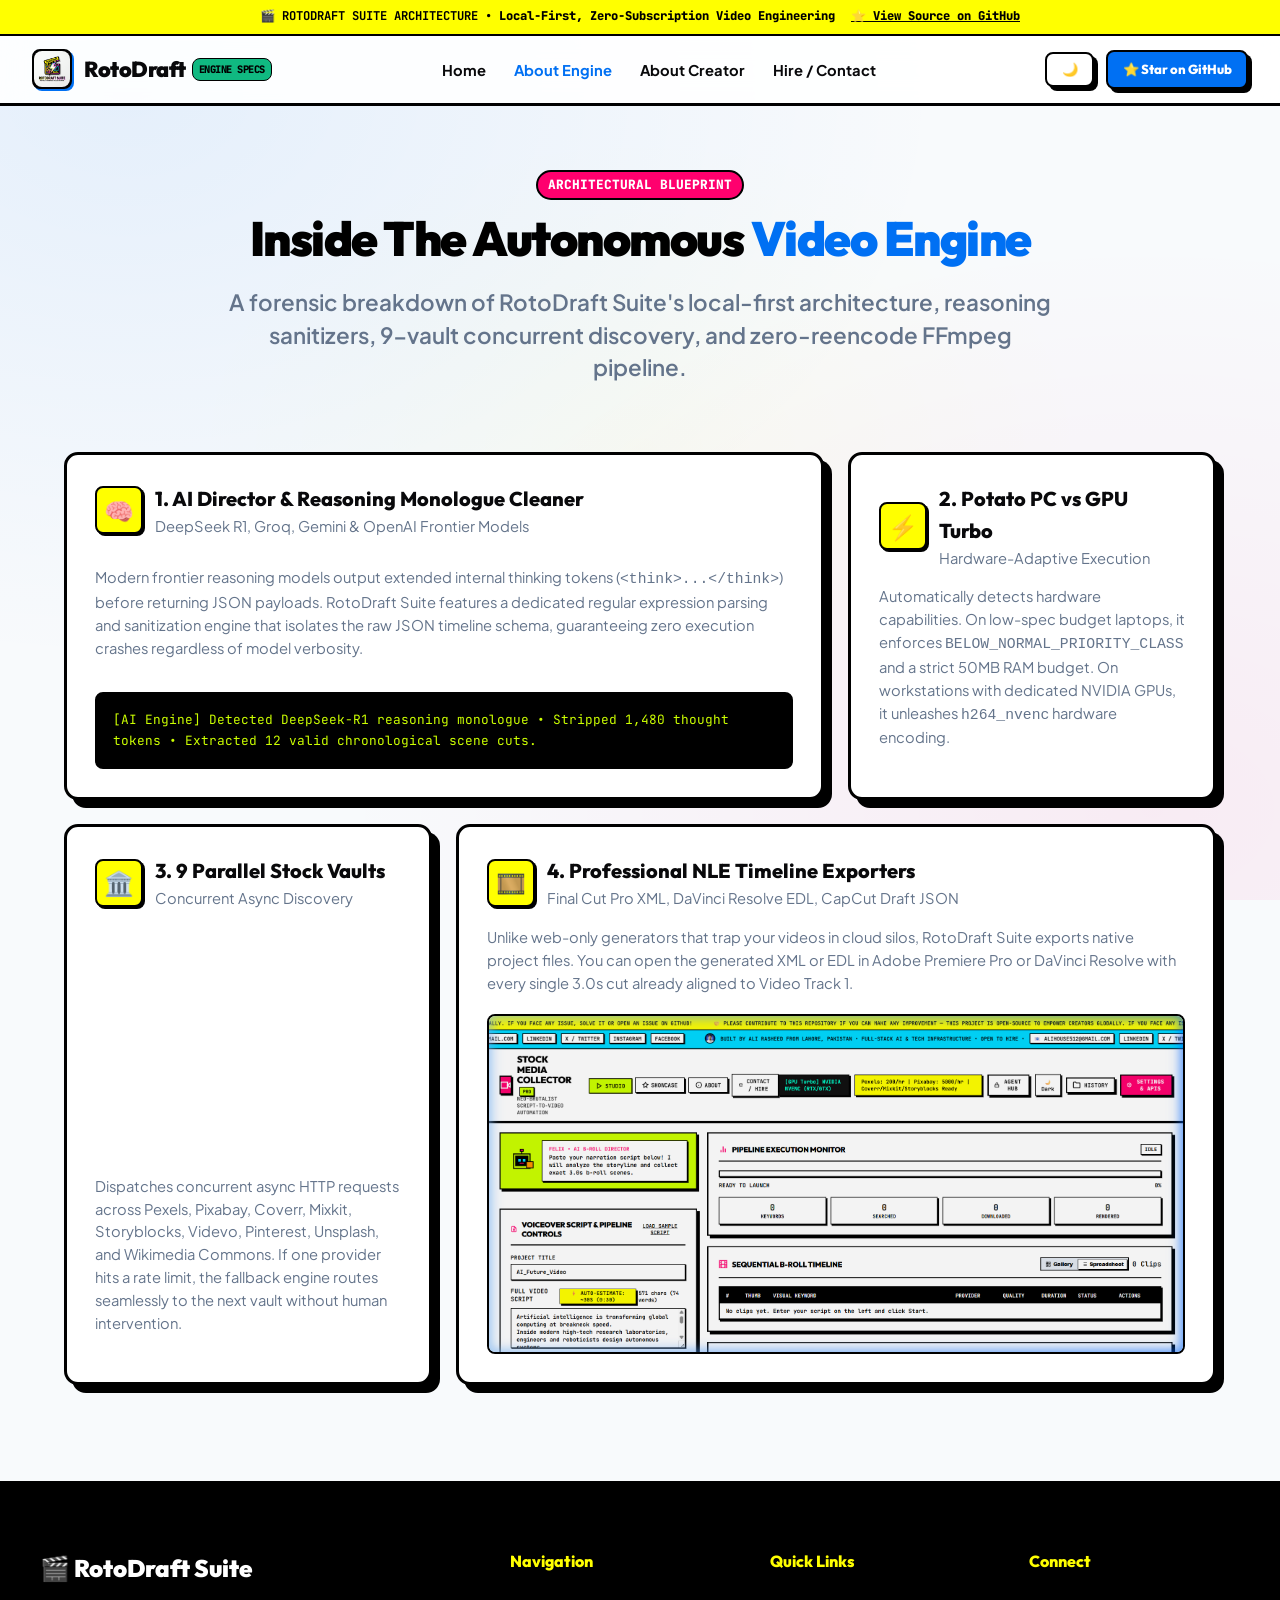
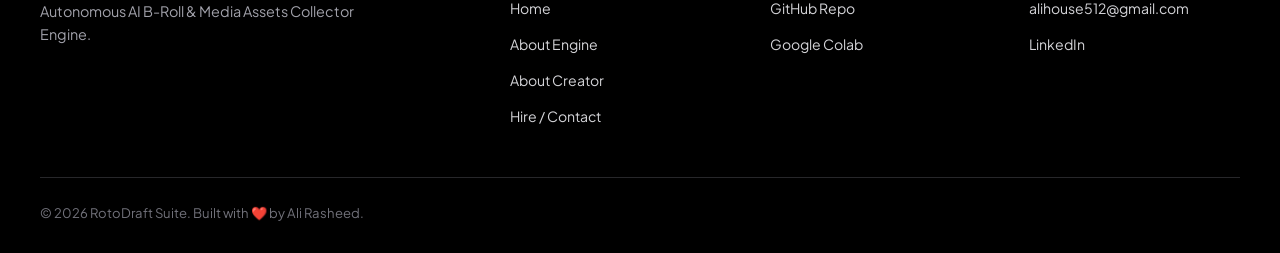
<file: website for roto draft/about.html>
<!DOCTYPE html>
<html lang="en">
<head>
  <!-- Google tag (gtag.js) -->
  <script async src="https://www.googletagmanager.com/gtag/js?id=G-JQB04VXVC6"></script>
  <script>
    window.dataLayer = window.dataLayer || [];
    function gtag(){dataLayer.push(arguments);}
    gtag('js', new Date());
    gtag('config', 'G-JQB04VXVC6');
  </script>
  <meta name="google-site-verification" content="znrDjHJcinsImMF_niEQPEWvpJos0KNfvj__qr5r0c0" />
  <meta charset="UTF-8">
  <meta name="viewport" content="width=device-width, initial-scale=1.0">
  <title>Architecture & Technical Blueprint — RotoDraft Suite</title>
  <meta name="description" content="Technical architecture and engineering deep dive into the RotoDraft Suite autonomous AI B-Roll and media collector engine.">
    <!-- SEO & Search Console Meta Tags -->
  <link rel="canonical" href="https://rotodraft-suite.netlify.app/about.html">
  <meta name="robots" content="index, follow, max-snippet:-1, max-image-preview:large, max-video-preview:-1">
  <meta name="author" content="Ali Rasheed">
  <meta name="keywords" content="RotoDraft, InVideo alternative, Pictory alternative, free AI B-roll, video asset collector, automatic stock footage, local FFmpeg video generator, Premiere Pro XML export, DaVinci Resolve EDL, CapCut Draft JSON, open source AI video">

  <!-- Open Graph / Facebook -->
  <meta property="og:type" content="website">
  <meta property="og:url" content="https://rotodraft-suite.netlify.app/about.html">
  <meta property="og:title" content="Architecture & Technical Blueprint — RotoDraft Suite">
  <meta property="og:description" content="Deep dive into RotoDraft Suite's local-first architecture, DeepSeek reasoning cleaners, 9-vault concurrent discovery, and zero-reencode FFmpeg pipeline.">
  <meta property="og:image" content="https://rotodraft-suite.netlify.app/assets/dashboard_main.png">
  <meta property="og:image:alt" content="RotoDraft Suite Web Studio Dashboard">

  <!-- Twitter / X -->
  <meta name="twitter:card" content="summary_large_image">
  <meta name="twitter:creator" content="@AliRasheedBti">
  <meta name="twitter:title" content="Architecture & Technical Blueprint — RotoDraft Suite">
  <meta name="twitter:description" content="Deep dive into RotoDraft Suite's local-first architecture, DeepSeek reasoning cleaners, 9-vault concurrent discovery, and zero-reencode FFmpeg pipeline.">
  <meta name="twitter:image" content="https://rotodraft-suite.netlify.app/assets/dashboard_main.png">

  <!-- Schema.org JSON-LD Structured Data -->
  <script type="application/ld+json">
  {
    "@context": "https://schema.org",
    "@type": "TechArticle",
    "name": "Architecture & Technical Blueprint — RotoDraft Suite",
    "description": "Deep dive into RotoDraft Suite's local-first architecture, DeepSeek reasoning cleaners, 9-vault concurrent discovery, and zero-reencode FFmpeg pipeline.",
    "url": "https://rotodraft-suite.netlify.app/about.html",
    "image": "https://rotodraft-suite.netlify.app/assets/rotodraft_logo.png",
    "author": {
      "@type": "Person",
      "name": "Ali Rasheed",
      "jobTitle": "Full-Stack AI Developer & Tech Infrastructure Engineer",
      "email": "alihouse512@gmail.com",
      "address": {
        "@type": "PostalAddress",
        "addressLocality": "Lahore",
        "addressCountry": "PK"
      },
      "sameAs": [
        "https://github.com/AliRash3ed",
        "https://www.linkedin.com/in/alirasheedbhatt",
        "https://x.com/AliRasheedBti"
      ]
    }
  }
  </script>
  <link rel="stylesheet" href="style.css">
  <link rel="icon" type="image/png" href="assets/rotodraft_logo.png">
</head>
<body>

  <!-- Top Announcement Bar -->
  <div class="announcement-bar">
    <span>🎬 <strong>ROTODRAFT SUITE ARCHITECTURE</strong> &bull; Local-First, Zero-Subscription Video Engineering</span>
    <a href="https://github.com/AliRash3ed/Rotodraft-Suite-AI-Automated-Broll-and-AI-Assets-Collector-Engine" target="_blank">⭐ View Source on GitHub</a>
  </div>

  <!-- Navbar -->
  <nav class="navbar">
    <a href="index.html" class="nav-brand">
      <div class="nav-logo-badge">
        <img src="assets/rotodraft_logo.png" alt="RotoDraft Logo">
      </div>
      <div class="nav-brand-text">
        <span>RotoDraft</span>
        <span class="badge-oss">ENGINE SPECS</span>
      </div>
    </a>

    <ul class="nav-links">
      <li><a href="index.html" class="nav-link">Home</a></li>
      <li><a href="about.html" class="nav-link active">About Engine</a></li>
      <li><a href="creator.html" class="nav-link">About Creator</a></li>
      <li><a href="hire.html" class="nav-link">Hire / Contact</a></li>
    </ul>

    <div class="nav-actions">
      <button id="theme-toggle-btn" class="btn btn-secondary btn-sm" title="Toggle Dark/Light Mode">
        <span id="theme-icon">🌙</span>
      </button>
      <a href="https://github.com/AliRash3ed/Rotodraft-Suite-AI-Automated-Broll-and-AI-Assets-Collector-Engine" target="_blank" class="btn btn-primary btn-sm">
        ⭐ Star on GitHub
      </a>
    </div>
  </nav>

  <!-- Header -->
  <header class="hero-section" style="padding-bottom: 2rem;">
    <span class="section-tag">ARCHITECTURAL BLUEPRINT</span>
    <h1 class="hero-title" style="font-size: 3rem;">
      Inside The Autonomous <span class="highlight-blue">Video Engine</span>
    </h1>
    <p class="hero-subtitle">
      A forensic breakdown of RotoDraft Suite's local-first architecture, reasoning sanitizers, 9-vault concurrent discovery, and zero-reencode FFmpeg pipeline.
    </p>
  </header>

  <!-- Deep Architecture Breakdown -->
  <main class="section-wrapper">
    <div class="bento-grid" style="margin-bottom: 4rem;">
      <div class="bento-card span-2">
        <div class="bento-card-header">
          <div class="bento-icon">🧠</div>
          <div>
            <h3>1. AI Director & Reasoning Monologue Cleaner</h3>
            <p style="margin:0;">DeepSeek R1, Groq, Gemini & OpenAI Frontier Models</p>
          </div>
        </div>
        <p>
          Modern frontier reasoning models output extended internal thinking tokens (<code>&lt;think&gt;...&lt;/think&gt;</code>) before returning JSON payloads. RotoDraft Suite features a dedicated regular expression parsing and sanitization engine that isolates the raw JSON timeline schema, guaranteeing zero execution crashes regardless of model verbosity.
        </p>
        <div class="bento-preview-box" style="padding: 1rem; background: #000; color: #ccff00; font-family: 'JetBrains Mono', monospace; font-size: 0.8rem;">
          [AI Engine] Detected DeepSeek-R1 reasoning monologue &bull; Stripped 1,480 thought tokens &bull; Extracted 12 valid chronological scene cuts.
        </div>
      </div>

      <div class="bento-card">
        <div class="bento-card-header">
          <div class="bento-icon">⚡</div>
          <div>
            <h3>2. Potato PC vs GPU Turbo</h3>
            <p style="margin:0;">Hardware-Adaptive Execution</p>
          </div>
        </div>
        <p>
          Automatically detects hardware capabilities. On low-spec budget laptops, it enforces <code>BELOW_NORMAL_PRIORITY_CLASS</code> and a strict 50MB RAM budget. On workstations with dedicated NVIDIA GPUs, it unleashes <code>h264_nvenc</code> hardware encoding.
        </p>
      </div>

      <div class="bento-card">
        <div class="bento-card-header">
          <div class="bento-icon">🏛️</div>
          <div>
            <h3>3. 9 Parallel Stock Vaults</h3>
            <p style="margin:0;">Concurrent Async Discovery</p>
          </div>
        </div>
        <p>
          Dispatches concurrent async HTTP requests across Pexels, Pixabay, Coverr, Mixkit, Storyblocks, Videvo, Pinterest, Unsplash, and Wikimedia Commons. If one provider hits a rate limit, the fallback engine routes seamlessly to the next vault without human intervention.
        </p>
      </div>

      <div class="bento-card span-2" id="nle-exporters">
        <div class="bento-card-header">
          <div class="bento-icon">🎞️</div>
          <div>
            <h3>4. Professional NLE Timeline Exporters</h3>
            <p style="margin:0;">Final Cut Pro XML, DaVinci Resolve EDL, CapCut Draft JSON</p>
          </div>
        </div>
        <p>
          Unlike web-only generators that trap your videos in cloud silos, RotoDraft Suite exports native project files. You can open the generated XML or EDL in Adobe Premiere Pro or DaVinci Resolve with every single 3.0s cut already aligned to Video Track 1.
        </p>
        <div class="bento-preview-box">
          <img src="assets/master_video_player.png" alt="NLE Exporters and Video Player" />
        </div>
      </div>
    </div>
  </main>

  <!-- Footer -->
  <footer class="footer">
    <div class="footer-inner">
      <div class="footer-brand">
        <h2>🎬 RotoDraft Suite</h2>
        <p>Autonomous AI B-Roll & Media Assets Collector Engine.</p>
      </div>
      <div class="footer-col">
        <h4>Navigation</h4>
        <ul>
          <li><a href="index.html">Home</a></li>
          <li><a href="about.html">About Engine</a></li>
          <li><a href="creator.html">About Creator</a></li>
          <li><a href="hire.html">Hire / Contact</a></li>
        </ul>
      </div>
      <div class="footer-col">
        <h4>Quick Links</h4>
        <ul>
          <li><a href="https://github.com/AliRash3ed/Rotodraft-Suite-AI-Automated-Broll-and-AI-Assets-Collector-Engine" target="_blank">GitHub Repo</a></li>
          <li><a href="https://colab.research.google.com/github/AliRash3ed/Rotodraft-Suite-AI-Automated-Broll-and-AI-Assets-Collector-Engine/blob/main/RotoDraft_Suite_Google_Colab.ipynb" target="_blank">Google Colab</a></li>
        </ul>
      </div>
      <div class="footer-col">
        <h4>Connect</h4>
        <ul>
          <li><a href="mailto:alihouse512@gmail.com">alihouse512@gmail.com</a></li>
          <li><a href="https://www.linkedin.com/in/alirasheedbhatt" target="_blank">LinkedIn</a></li>
        </ul>
      </div>
    </div>
    <div class="footer-bottom">
      <span>&copy; 2026 RotoDraft Suite. Built with ❤️ by Ali Rasheed.</span>
    </div>
  </footer>

  <script src="app.js"></script>
  <script src="analytics.js"></script>
</body>
</html>
</file>
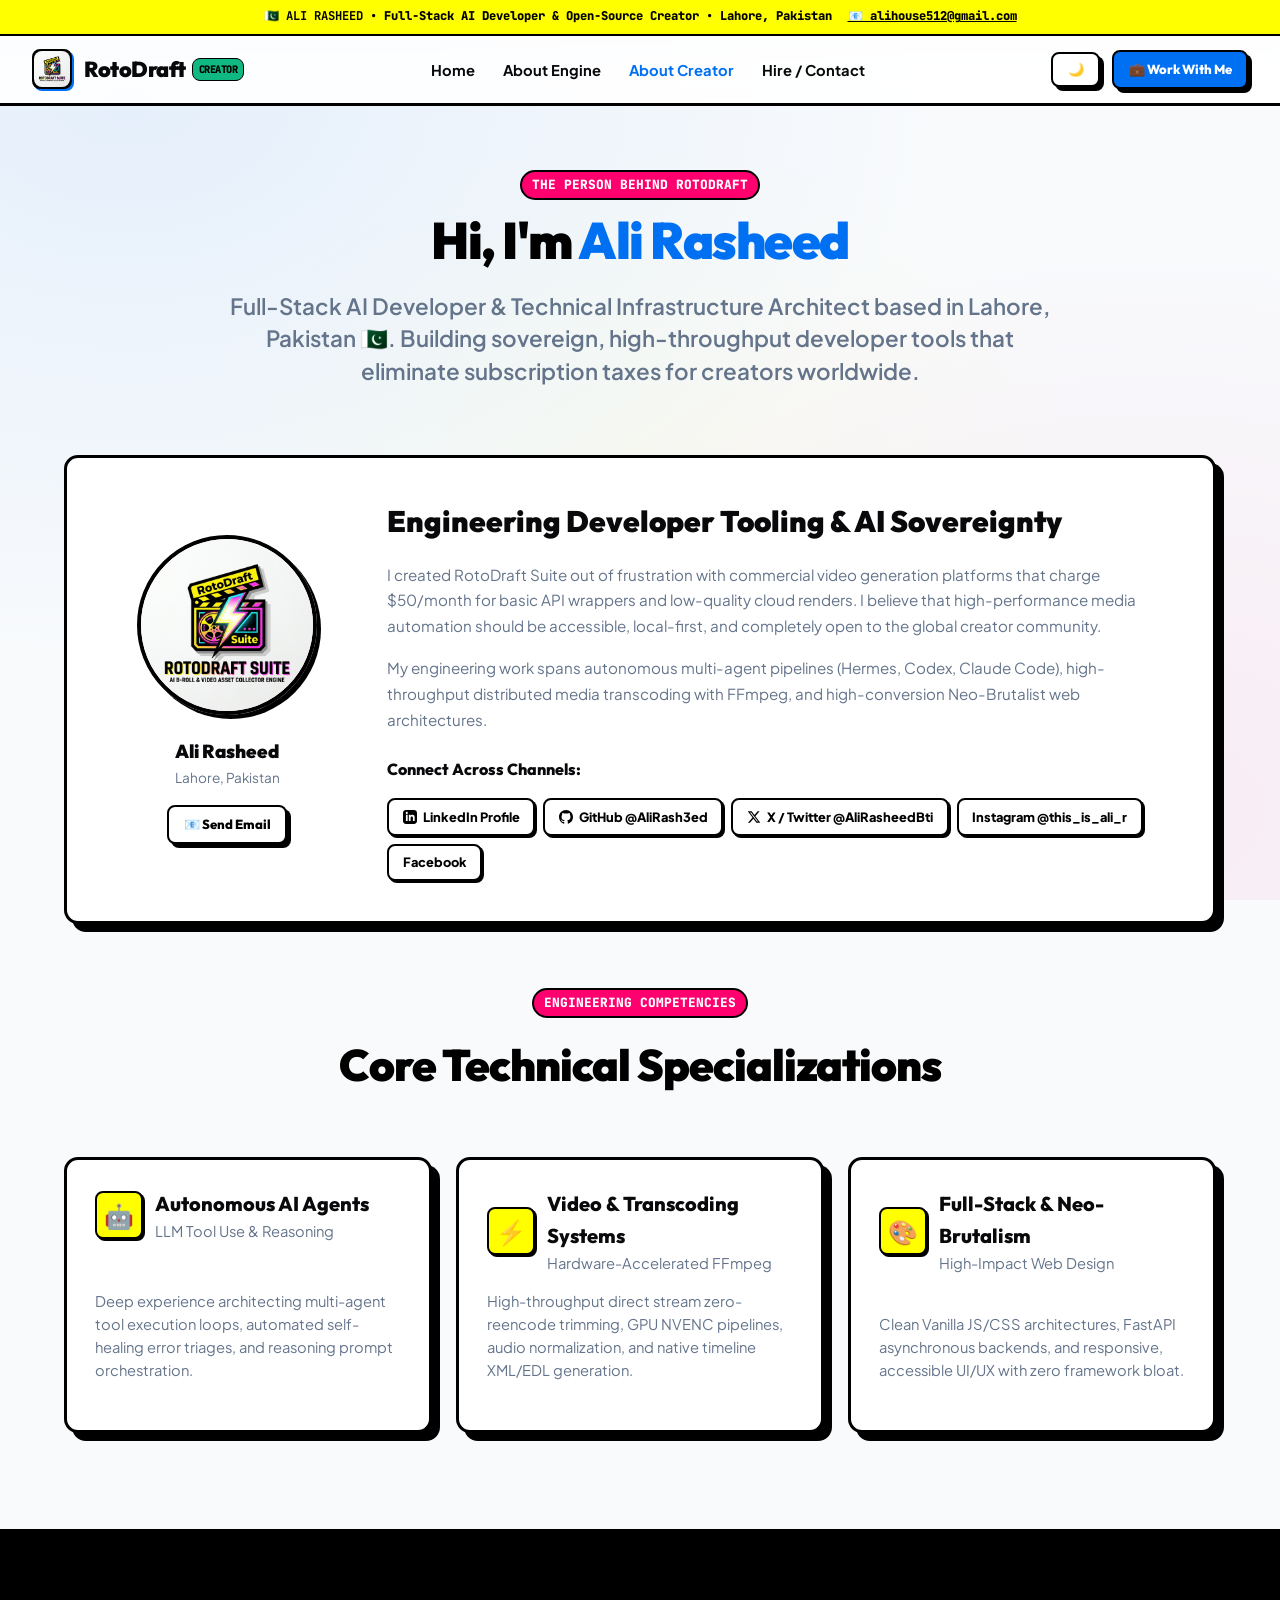
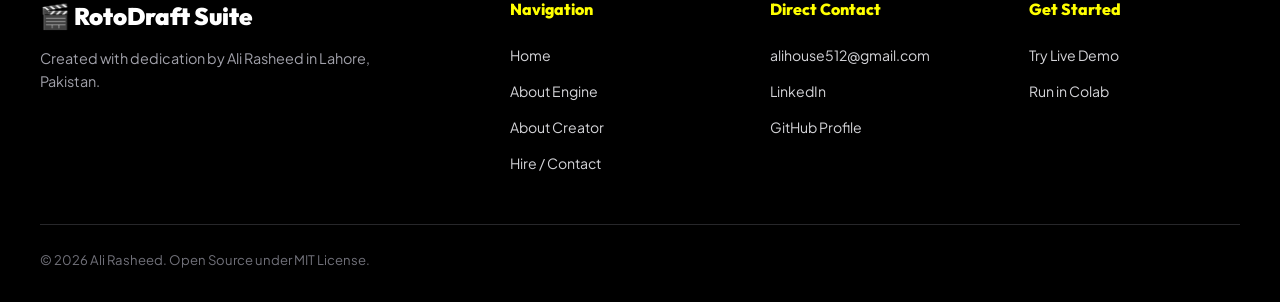
<file: website for roto draft/creator.html>
<!DOCTYPE html>
<html lang="en">
<head>
  <!-- Google tag (gtag.js) -->
  <script async src="https://www.googletagmanager.com/gtag/js?id=G-JQB04VXVC6"></script>
  <script>
    window.dataLayer = window.dataLayer || [];
    function gtag(){dataLayer.push(arguments);}
    gtag('js', new Date());
    gtag('config', 'G-JQB04VXVC6');
  </script>
  <meta name="google-site-verification" content="znrDjHJcinsImMF_niEQPEWvpJos0KNfvj__qr5r0c0" />
  <meta charset="UTF-8">
  <meta name="viewport" content="width=device-width, initial-scale=1.0">
  <title>About Creator — Ali Rasheed | Full-Stack AI Engineer</title>
  <meta name="description" content="Meet Ali Rasheed, creator of RotoDraft Suite. Full-Stack AI Developer & Tech Infrastructure Engineer from Lahore, Pakistan.">
    <!-- SEO & Search Console Meta Tags -->
  <link rel="canonical" href="https://rotodraft-suite.netlify.app/creator.html">
  <meta name="robots" content="index, follow, max-snippet:-1, max-image-preview:large, max-video-preview:-1">
  <meta name="author" content="Ali Rasheed">
  <meta name="keywords" content="RotoDraft, InVideo alternative, Pictory alternative, free AI B-roll, video asset collector, automatic stock footage, local FFmpeg video generator, Premiere Pro XML export, DaVinci Resolve EDL, CapCut Draft JSON, open source AI video">

  <!-- Open Graph / Facebook -->
  <meta property="og:type" content="website">
  <meta property="og:url" content="https://rotodraft-suite.netlify.app/creator.html">
  <meta property="og:title" content="About Creator — Ali Rasheed | Full-Stack AI Engineer">
  <meta property="og:description" content="Meet Ali Rasheed, creator of RotoDraft Suite. Full-Stack AI Developer & Tech Infrastructure Engineer from Lahore, Pakistan.">
  <meta property="og:image" content="https://rotodraft-suite.netlify.app/assets/dashboard_main.png">
  <meta property="og:image:alt" content="RotoDraft Suite Web Studio Dashboard">

  <!-- Twitter / X -->
  <meta name="twitter:card" content="summary_large_image">
  <meta name="twitter:creator" content="@AliRasheedBti">
  <meta name="twitter:title" content="About Creator — Ali Rasheed | Full-Stack AI Engineer">
  <meta name="twitter:description" content="Meet Ali Rasheed, creator of RotoDraft Suite. Full-Stack AI Developer & Tech Infrastructure Engineer from Lahore, Pakistan.">
  <meta name="twitter:image" content="https://rotodraft-suite.netlify.app/assets/dashboard_main.png">

  <!-- Schema.org JSON-LD Structured Data -->
  <script type="application/ld+json">
  {
    "@context": "https://schema.org",
    "@type": "ProfilePage",
    "name": "About Creator — Ali Rasheed | Full-Stack AI Engineer",
    "description": "Meet Ali Rasheed, creator of RotoDraft Suite. Full-Stack AI Developer & Tech Infrastructure Engineer from Lahore, Pakistan.",
    "url": "https://rotodraft-suite.netlify.app/creator.html",
    "image": "https://rotodraft-suite.netlify.app/assets/rotodraft_logo.png",
    "author": {
      "@type": "Person",
      "name": "Ali Rasheed",
      "jobTitle": "Full-Stack AI Developer & Tech Infrastructure Engineer",
      "email": "alihouse512@gmail.com",
      "address": {
        "@type": "PostalAddress",
        "addressLocality": "Lahore",
        "addressCountry": "PK"
      },
      "sameAs": [
        "https://github.com/AliRash3ed",
        "https://www.linkedin.com/in/alirasheedbhatt",
        "https://x.com/AliRasheedBti"
      ]
    }
  }
  </script>
  <link rel="stylesheet" href="style.css">
  <link rel="icon" type="image/png" href="assets/rotodraft_logo.png">
</head>
<body>

  <!-- Top Announcement Bar -->
  <div class="announcement-bar">
    <span>🇵🇰 <strong>ALI RASHEED</strong> &bull; Full-Stack AI Developer & Open-Source Creator &bull; Lahore, Pakistan</span>
    <a href="mailto:alihouse512@gmail.com">📧 alihouse512@gmail.com</a>
  </div>

  <!-- Navbar -->
  <nav class="navbar">
    <a href="index.html" class="nav-brand">
      <div class="nav-logo-badge">
        <img src="assets/rotodraft_logo.png" alt="RotoDraft Logo">
      </div>
      <div class="nav-brand-text">
        <span>RotoDraft</span>
        <span class="badge-oss">CREATOR</span>
      </div>
    </a>

    <ul class="nav-links">
      <li><a href="index.html" class="nav-link">Home</a></li>
      <li><a href="about.html" class="nav-link">About Engine</a></li>
      <li><a href="creator.html" class="nav-link active">About Creator</a></li>
      <li><a href="hire.html" class="nav-link">Hire / Contact</a></li>
    </ul>

    <div class="nav-actions">
      <button id="theme-toggle-btn" class="btn btn-secondary btn-sm" title="Toggle Dark/Light Mode">
        <span id="theme-icon">🌙</span>
      </button>
      <a href="hire.html" class="btn btn-primary btn-sm">💼 Work With Me</a>
    </div>
  </nav>

  <!-- Creator Hero -->
  <header class="hero-section" style="padding-bottom: 2rem;">
    <span class="section-tag">THE PERSON BEHIND ROTODRAFT</span>
    <h1 class="hero-title" style="font-size: 3.2rem;">
      Hi, I'm <span class="highlight-blue">Ali Rasheed</span>
    </h1>
    <p class="hero-subtitle">
      Full-Stack AI Developer & Technical Infrastructure Architect based in Lahore, Pakistan 🇵🇰. Building sovereign, high-throughput developer tools that eliminate subscription taxes for creators worldwide.
    </p>
  </header>

  <main class="section-wrapper">
    <!-- Bio Card -->
    <div class="creator-card" style="margin-bottom: 4rem;">
      <div class="creator-avatar-wrap">
        <img src="assets/rotodraft_logo.png" alt="Ali Rasheed" />
        <h3 style="font-family:'Outfit',sans-serif; font-weight:900;">Ali Rasheed</h3>
        <p style="font-size:0.85rem; color:#64748b;">Lahore, Pakistan</p>
        <div style="margin-top: 1rem;">
          <a href="mailto:alihouse512@gmail.com" class="btn btn-secondary btn-sm btn-block">📧 Send Email</a>
        </div>
      </div>

      <div>
        <h2 style="font-family:'Outfit',sans-serif; font-size:1.85rem; font-weight:900; margin-bottom:1rem;">
          Engineering Developer Tooling & AI Sovereignty
        </h2>
        <p style="color:#64748b; font-size:0.95rem; margin-bottom:1rem; line-height: 1.7;">
          I created RotoDraft Suite out of frustration with commercial video generation platforms that charge $50/month for basic API wrappers and low-quality cloud renders. I believe that high-performance media automation should be accessible, local-first, and completely open to the global creator community.
        </p>
        <p style="color:#64748b; font-size:0.95rem; margin-bottom:1.5rem; line-height: 1.7;">
          My engineering work spans autonomous multi-agent pipelines (Hermes, Codex, Claude Code), high-throughput distributed media transcoding with FFmpeg, and high-conversion Neo-Brutalist web architectures.
        </p>

        <h4 style="font-family:'Outfit',sans-serif; font-size:1rem; font-weight:800; margin-bottom:0.65rem;">Connect Across Channels:</h4>
        <div class="social-pill-group">
          <a href="https://www.linkedin.com/in/alirasheedbhatt" target="_blank" class="social-pill">
            <svg width="14" height="14" viewBox="0 0 24 24" fill="currentColor"><path d="M19 0h-14c-2.761 0-5 2.239-5 5v14c0 2.761 2.239 5 5 5h14c2.762 0 5-2.239 5-5v-14c0-2.761-2.238-5-5-5zm-11 19h-3v-11h3v11zm-1.5-12.268c-.966 0-1.75-.79-1.75-1.764s.784-1.764 1.75-1.764 1.75.79 1.75 1.764-.783 1.764-1.75 1.764zm13.5 12.268h-3v-5.604c0-3.368-4-3.113-4 0v5.604h-3v-11h3v1.765c1.396-2.586 7-2.777 7 2.476v6.759z"/></svg>
            LinkedIn Profile
          </a>
          <a href="https://github.com/AliRash3ed" target="_blank" class="social-pill">
            <svg width="14" height="14" viewBox="0 0 24 24" fill="currentColor"><path d="M12 0C5.37 0 0 5.37 0 12c0 5.31 3.435 9.795 8.205 11.385.6.105.825-.255.825-.57 0-.285-.015-1.23-.015-2.235-3.015.555-3.795-.735-4.035-1.41-.135-.345-.72-1.41-1.23-1.695-.42-.225-1.02-.78-.015-.795.945-.015 1.62.87 1.845 1.23 1.08 1.815 2.805 1.305 3.495.99.105-.78.42-1.305.765-1.605-2.67-.3-5.46-1.335-5.46-5.925 0-1.305.465-2.385 1.23-3.225-.12-.3-.54-1.53.12-3.18 0 0 1.005-.315 3.3 1.23.96-.27 1.98-.405 3-.405s2.04.135 3 .405c2.295-1.56 3.3-1.23 3.3-1.23.66 1.65.24 2.88.12 3.18.765.84 1.23 1.905 1.23 3.225 0 4.605-2.805 5.625-5.475 5.925.435.375.81 1.095.81 2.22 0 1.605-.015 2.895-.015 3.3 0 .315.225.69.825.57A12.02 12.02 0 0024 12c0-6.63-5.37-12-12-12z"/></svg>
            GitHub @AliRash3ed
          </a>
          <a href="https://x.com/AliRasheedBti" target="_blank" class="social-pill">
            <svg width="14" height="14" viewBox="0 0 24 24" fill="currentColor"><path d="M18.244 2.25h3.308l-7.227 8.26 8.502 11.24H16.17l-5.214-6.817L4.99 21.75H1.68l7.73-8.835L1.254 2.25H8.08l4.713 6.231zm-1.161 17.52h1.833L7.084 4.126H5.117z"/></svg>
            X / Twitter @AliRasheedBti
          </a>
          <a href="https://www.instagram.com/this_is_ali_r/" target="_blank" class="social-pill">
            Instagram @this_is_ali_r
          </a>
          <a href="https://www.facebook.com/profile.php?id=61579456175357" target="_blank" class="social-pill">
            Facebook
          </a>
        </div>
      </div>
    </div>

    <!-- Core Skills & Specializations -->
    <div class="section-header">
      <span class="section-tag">ENGINEERING COMPETENCIES</span>
      <h2 class="section-title">Core Technical Specializations</h2>
    </div>

    <div class="bento-grid">
      <div class="bento-card">
        <div class="bento-card-header">
          <div class="bento-icon">🤖</div>
          <div>
            <h3>Autonomous AI Agents</h3>
            <p style="margin:0;">LLM Tool Use & Reasoning</p>
          </div>
        </div>
        <p>
          Deep experience architecting multi-agent tool execution loops, automated self-healing error triages, and reasoning prompt orchestration.
        </p>
      </div>

      <div class="bento-card">
        <div class="bento-card-header">
          <div class="bento-icon">⚡</div>
          <div>
            <h3>Video & Transcoding Systems</h3>
            <p style="margin:0;">Hardware-Accelerated FFmpeg</p>
          </div>
        </div>
        <p>
          High-throughput direct stream zero-reencode trimming, GPU NVENC pipelines, audio normalization, and native timeline XML/EDL generation.
        </p>
      </div>

      <div class="bento-card">
        <div class="bento-card-header">
          <div class="bento-icon">🎨</div>
          <div>
            <h3>Full-Stack & Neo-Brutalism</h3>
            <p style="margin:0;">High-Impact Web Design</p>
          </div>
        </div>
        <p>
          Clean Vanilla JS/CSS architectures, FastAPI asynchronous backends, and responsive, accessible UI/UX with zero framework bloat.
        </p>
      </div>
    </div>
  </main>

  <!-- Footer -->
  <footer class="footer">
    <div class="footer-inner">
      <div class="footer-brand">
        <h2>🎬 RotoDraft Suite</h2>
        <p>Created with dedication by Ali Rasheed in Lahore, Pakistan.</p>
      </div>
      <div class="footer-col">
        <h4>Navigation</h4>
        <ul>
          <li><a href="index.html">Home</a></li>
          <li><a href="about.html">About Engine</a></li>
          <li><a href="creator.html">About Creator</a></li>
          <li><a href="hire.html">Hire / Contact</a></li>
        </ul>
      </div>
      <div class="footer-col">
        <h4>Direct Contact</h4>
        <ul>
          <li><a href="mailto:alihouse512@gmail.com">alihouse512@gmail.com</a></li>
          <li><a href="https://www.linkedin.com/in/alirasheedbhatt" target="_blank">LinkedIn</a></li>
          <li><a href="https://github.com/AliRash3ed" target="_blank">GitHub Profile</a></li>
        </ul>
      </div>
      <div class="footer-col">
        <h4>Get Started</h4>
        <ul>
          <li><a href="index.html#playground">Try Live Demo</a></li>
          <li><a href="https://colab.research.google.com/github/AliRash3ed/Rotodraft-Suite-AI-Automated-Broll-and-AI-Assets-Collector-Engine/blob/main/RotoDraft_Suite_Google_Colab.ipynb" target="_blank">Run in Colab</a></li>
        </ul>
      </div>
    </div>
    <div class="footer-bottom">
      <span>&copy; 2026 Ali Rasheed. Open Source under MIT License.</span>
    </div>
  </footer>

  <script src="app.js"></script>
  <script src="analytics.js"></script>
</body>
</html>
</file>
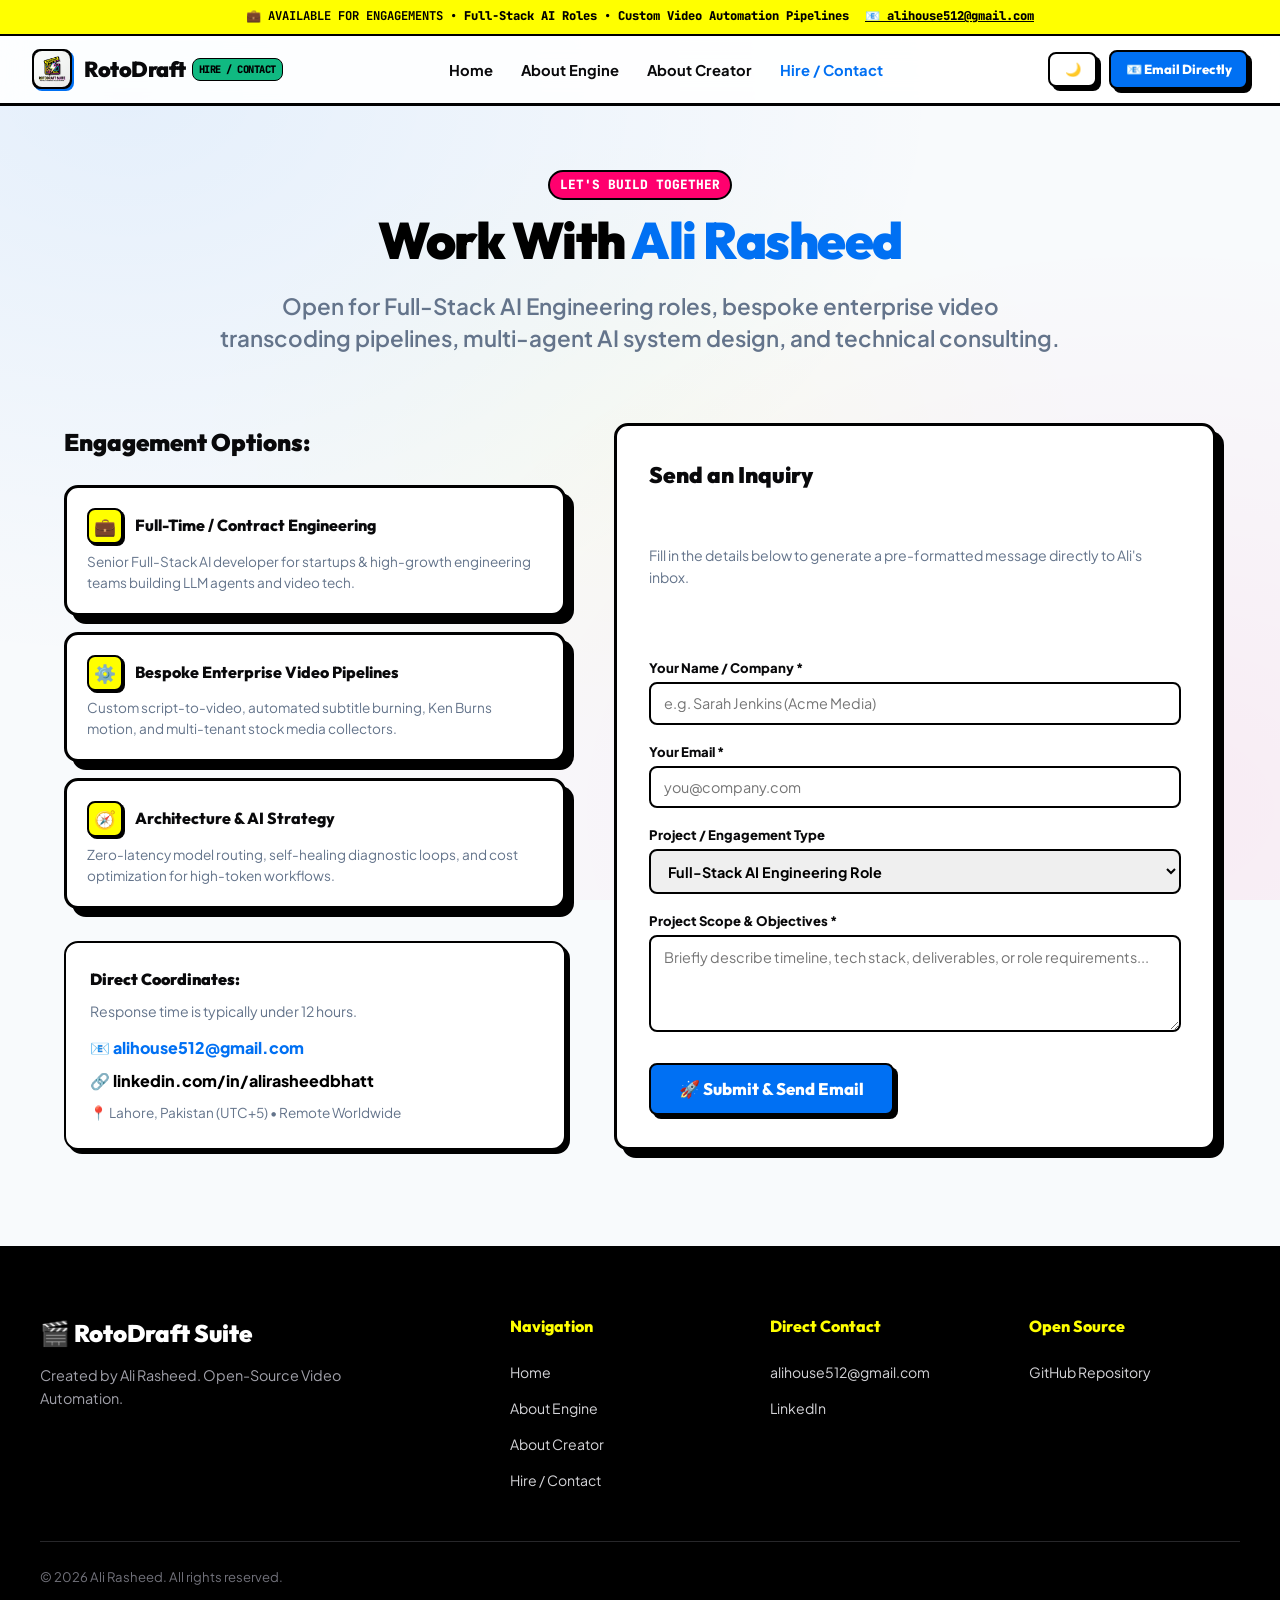
<file: website for roto draft/hire.html>
<!DOCTYPE html>
<html lang="en">
<head>
  <!-- Google tag (gtag.js) -->
  <script async src="https://www.googletagmanager.com/gtag/js?id=G-JQB04VXVC6"></script>
  <script>
    window.dataLayer = window.dataLayer || [];
    function gtag(){dataLayer.push(arguments);}
    gtag('js', new Date());
    gtag('config', 'G-JQB04VXVC6');
  </script>
  <meta name="google-site-verification" content="znrDjHJcinsImMF_niEQPEWvpJos0KNfvj__qr5r0c0" />
  <meta charset="UTF-8">
  <meta name="viewport" content="width=device-width, initial-scale=1.0">
  <title>Hire & Contact — Ali Rasheed | Full-Stack AI Architect</title>
  <meta name="description" content="Inquire about full-stack engineering roles, custom enterprise video automation pipelines, or strategic AI consulting with Ali Rasheed.">
    <!-- SEO & Search Console Meta Tags -->
  <link rel="canonical" href="https://rotodraft-suite.netlify.app/hire.html">
  <meta name="robots" content="index, follow, max-snippet:-1, max-image-preview:large, max-video-preview:-1">
  <meta name="author" content="Ali Rasheed">
  <meta name="keywords" content="RotoDraft, InVideo alternative, Pictory alternative, free AI B-roll, video asset collector, automatic stock footage, local FFmpeg video generator, Premiere Pro XML export, DaVinci Resolve EDL, CapCut Draft JSON, open source AI video">

  <!-- Open Graph / Facebook -->
  <meta property="og:type" content="website">
  <meta property="og:url" content="https://rotodraft-suite.netlify.app/hire.html">
  <meta property="og:title" content="Hire & Contact — Ali Rasheed | Full-Stack AI Architect">
  <meta property="og:description" content="Inquire about full-stack engineering roles, custom enterprise video automation pipelines, or strategic AI consulting with Ali Rasheed.">
  <meta property="og:image" content="https://rotodraft-suite.netlify.app/assets/dashboard_main.png">
  <meta property="og:image:alt" content="RotoDraft Suite Web Studio Dashboard">

  <!-- Twitter / X -->
  <meta name="twitter:card" content="summary_large_image">
  <meta name="twitter:creator" content="@AliRasheedBti">
  <meta name="twitter:title" content="Hire & Contact — Ali Rasheed | Full-Stack AI Architect">
  <meta name="twitter:description" content="Inquire about full-stack engineering roles, custom enterprise video automation pipelines, or strategic AI consulting with Ali Rasheed.">
  <meta name="twitter:image" content="https://rotodraft-suite.netlify.app/assets/dashboard_main.png">

  <!-- Schema.org JSON-LD Structured Data -->
  <script type="application/ld+json">
  {
    "@context": "https://schema.org",
    "@type": "ContactPage",
    "name": "Hire & Contact — Ali Rasheed | Full-Stack AI Architect",
    "description": "Inquire about full-stack engineering roles, custom enterprise video automation pipelines, or strategic AI consulting with Ali Rasheed.",
    "url": "https://rotodraft-suite.netlify.app/hire.html",
    "image": "https://rotodraft-suite.netlify.app/assets/rotodraft_logo.png",
    "author": {
      "@type": "Person",
      "name": "Ali Rasheed",
      "jobTitle": "Full-Stack AI Developer & Tech Infrastructure Engineer",
      "email": "alihouse512@gmail.com",
      "address": {
        "@type": "PostalAddress",
        "addressLocality": "Lahore",
        "addressCountry": "PK"
      },
      "sameAs": [
        "https://github.com/AliRash3ed",
        "https://www.linkedin.com/in/alirasheedbhatt",
        "https://x.com/AliRasheedBti"
      ]
    }
  }
  </script>
  <link rel="stylesheet" href="style.css">
  <link rel="icon" type="image/png" href="assets/rotodraft_logo.png">
</head>
<body>

  <!-- Top Announcement Bar -->
  <div class="announcement-bar">
    <span>💼 <strong>AVAILABLE FOR ENGAGEMENTS</strong> &bull; Full-Stack AI Roles &bull; Custom Video Automation Pipelines</span>
    <a href="mailto:alihouse512@gmail.com">📧 alihouse512@gmail.com</a>
  </div>

  <!-- Navbar -->
  <nav class="navbar">
    <a href="index.html" class="nav-brand">
      <div class="nav-logo-badge">
        <img src="assets/rotodraft_logo.png" alt="RotoDraft Logo">
      </div>
      <div class="nav-brand-text">
        <span>RotoDraft</span>
        <span class="badge-oss">HIRE / CONTACT</span>
      </div>
    </a>

    <ul class="nav-links">
      <li><a href="index.html" class="nav-link">Home</a></li>
      <li><a href="about.html" class="nav-link">About Engine</a></li>
      <li><a href="creator.html" class="nav-link">About Creator</a></li>
      <li><a href="hire.html" class="nav-link active">Hire / Contact</a></li>
    </ul>

    <div class="nav-actions">
      <button id="theme-toggle-btn" class="btn btn-secondary btn-sm" title="Toggle Dark/Light Mode">
        <span id="theme-icon">🌙</span>
      </button>
      <a href="mailto:alihouse512@gmail.com" class="btn btn-primary btn-sm">
        📧 Email Directly
      </a>
    </div>
  </nav>

  <!-- Hero -->
  <header class="hero-section" style="padding-bottom: 2rem;">
    <span class="section-tag">LET'S BUILD TOGETHER</span>
    <h1 class="hero-title" style="font-size: 3.2rem;">
      Work With <span class="highlight-blue">Ali Rasheed</span>
    </h1>
    <p class="hero-subtitle">
      Open for Full-Stack AI Engineering roles, bespoke enterprise video transcoding pipelines, multi-agent AI system design, and technical consulting.
    </p>
  </header>

  <main class="section-wrapper">
    <div style="display: grid; grid-template-columns: 1fr 1.2fr; gap: 3rem; margin-bottom: 4rem;">
      <!-- Left: Engagement Types -->
      <div>
        <div class="section-header" style="text-align: left; margin-bottom: 1.5rem;">
          <h3 style="font-family:'Outfit',sans-serif; font-size:1.5rem; font-weight:900;">Engagement Options:</h3>
        </div>

        <div style="display: flex; flex-direction: column; gap: 1rem;">
          <div class="bento-card" style="padding: 1.25rem;">
            <div class="bento-card-header" style="margin-bottom: 0.4rem;">
              <div class="bento-icon" style="width:36px; height:36px; font-size:1.1rem;">💼</div>
              <h4 style="font-family:'Outfit',sans-serif; font-weight:800;">Full-Time / Contract Engineering</h4>
            </div>
            <p style="font-size:0.85rem; margin:0;">
              Senior Full-Stack AI developer for startups & high-growth engineering teams building LLM agents and video tech.
            </p>
          </div>

          <div class="bento-card" style="padding: 1.25rem;">
            <div class="bento-card-header" style="margin-bottom: 0.4rem;">
              <div class="bento-icon" style="width:36px; height:36px; font-size:1.1rem;">⚙️</div>
              <h4 style="font-family:'Outfit',sans-serif; font-weight:800;">Bespoke Enterprise Video Pipelines</h4>
            </div>
            <p style="font-size:0.85rem; margin:0;">
              Custom script-to-video, automated subtitle burning, Ken Burns motion, and multi-tenant stock media collectors.
            </p>
          </div>

          <div class="bento-card" style="padding: 1.25rem;">
            <div class="bento-card-header" style="margin-bottom: 0.4rem;">
              <div class="bento-icon" style="width:36px; height:36px; font-size:1.1rem;">🧭</div>
              <h4 style="font-family:'Outfit',sans-serif; font-weight:800;">Architecture & AI Strategy</h4>
            </div>
            <p style="font-size:0.85rem; margin:0;">
              Zero-latency model routing, self-healing diagnostic loops, and cost optimization for high-token workflows.
            </p>
          </div>
        </div>

        <!-- Direct Channels -->
        <div style="margin-top: 2rem; background: #ffffff; border: 2.5px solid #000; border-radius: var(--radius-md); padding: 1.5rem; box-shadow: 4px 4px 0px #000;">
          <h4 style="font-family:'Outfit',sans-serif; font-weight:900; margin-bottom: 0.5rem;">Direct Coordinates:</h4>
          <p style="font-size: 0.88rem; color: #64748b; margin-bottom: 0.75rem;">Response time is typically under 12 hours.</p>
          <div style="display: flex; flex-direction: column; gap: 0.5rem;">
            <a href="mailto:alihouse512@gmail.com" style="color:#0070f3; font-weight:800; text-decoration:none;">📧 alihouse512@gmail.com</a>
            <a href="https://www.linkedin.com/in/alirasheedbhatt" target="_blank" style="color:#000; font-weight:800; text-decoration:none;">🔗 linkedin.com/in/alirasheedbhatt</a>
            <span style="font-size:0.85rem; color:#64748b;">📍 Lahore, Pakistan (UTC+5) &bull; Remote Worldwide</span>
          </div>
        </div>
      </div>

      <!-- Right: Interactive Contact / Inquiry Form -->
      <div class="bento-card" style="padding: 2rem;">
        <h3 style="font-family:'Outfit',sans-serif; font-size:1.4rem; font-weight:900; margin-bottom:0.5rem;">
          Send an Inquiry
        </h3>
        <p style="color:#64748b; font-size:0.88rem; margin-bottom:1.5rem;">
          Fill in the details below to generate a pre-formatted message directly to Ali's inbox.
        </p>

        <form id="contact-inquiry-form" data-track="submit_hire_inquiry" onsubmit="handleInquirySubmit(event)">
          <div style="margin-bottom: 1rem;">
            <label style="display:block; font-weight:800; font-size:0.82rem; margin-bottom:4px;">Your Name / Company *</label>
            <input type="text" id="inquiry-name" required placeholder="e.g. Sarah Jenkins (Acme Media)" style="width:100%; padding:0.65rem 0.85rem; border:2px solid #000; border-radius:var(--radius-sm); font-family:inherit; font-size:0.9rem;" />
          </div>

          <div style="margin-bottom: 1rem;">
            <label style="display:block; font-weight:800; font-size:0.82rem; margin-bottom:4px;">Your Email *</label>
            <input type="email" id="inquiry-email" required placeholder="you@company.com" style="width:100%; padding:0.65rem 0.85rem; border:2px solid #000; border-radius:var(--radius-sm); font-family:inherit; font-size:0.9rem;" />
          </div>

          <div style="margin-bottom: 1rem;">
            <label style="display:block; font-weight:800; font-size:0.82rem; margin-bottom:4px;">Project / Engagement Type</label>
            <select id="inquiry-type" style="width:100%; padding:0.65rem 0.85rem; border:2px solid #000; border-radius:var(--radius-sm); font-family:inherit; font-size:0.9rem; font-weight:700;">
              <option value="Full-Stack AI Engineering Role">Full-Stack AI Engineering Role</option>
              <option value="Custom Video Automation Pipeline">Custom Video Automation Pipeline</option>
              <option value="AI Agent & Architecture Consulting">AI Agent & Architecture Consulting</option>
              <option value="Open-Source Partnership / Sponsorship">Open-Source Partnership / Sponsorship</option>
            </select>
          </div>

          <div style="margin-bottom: 1.5rem;">
            <label style="display:block; font-weight:800; font-size:0.82rem; margin-bottom:4px;">Project Scope & Objectives *</label>
            <textarea id="inquiry-message" required rows="4" placeholder="Briefly describe timeline, tech stack, deliverables, or role requirements..." style="width:100%; padding:0.65rem 0.85rem; border:2px solid #000; border-radius:var(--radius-sm); font-family:inherit; font-size:0.9rem; resize:vertical;"></textarea>
          </div>

          <button type="submit" class="btn btn-primary btn-block btn-lg">
            🚀 Submit & Send Email
          </button>
        </form>
      </div>
    </div>
  </main>

  <!-- Footer -->
  <footer class="footer">
    <div class="footer-inner">
      <div class="footer-brand">
        <h2>🎬 RotoDraft Suite</h2>
        <p>Created by Ali Rasheed. Open-Source Video Automation.</p>
      </div>
      <div class="footer-col">
        <h4>Navigation</h4>
        <ul>
          <li><a href="index.html">Home</a></li>
          <li><a href="about.html">About Engine</a></li>
          <li><a href="creator.html">About Creator</a></li>
          <li><a href="hire.html">Hire / Contact</a></li>
        </ul>
      </div>
      <div class="footer-col">
        <h4>Direct Contact</h4>
        <ul>
          <li><a href="mailto:alihouse512@gmail.com">alihouse512@gmail.com</a></li>
          <li><a href="https://www.linkedin.com/in/alirasheedbhatt" target="_blank">LinkedIn</a></li>
        </ul>
      </div>
      <div class="footer-col">
        <h4>Open Source</h4>
        <ul>
          <li><a href="https://github.com/AliRash3ed/Rotodraft-Suite-AI-Automated-Broll-and-AI-Assets-Collector-Engine" target="_blank">GitHub Repository</a></li>
        </ul>
      </div>
    </div>
    <div class="footer-bottom">
      <span>&copy; 2026 Ali Rasheed. All rights reserved.</span>
    </div>
  </footer>

  <script src="app.js"></script>
  <script src="analytics.js"></script>
  <script>
    function handleInquirySubmit(e) {
      e.preventDefault();
      const name = document.getElementById('inquiry-name').value;
      const email = document.getElementById('inquiry-email').value;
      const type = document.getElementById('inquiry-type').value;
      const message = document.getElementById('inquiry-message').value;

      const subject = encodeURIComponent(`[Inquiry: ${type}] from ${name}`);
      const body = encodeURIComponent(`Hi Ali,\n\nMy name is ${name} (${email}).\n\nI am reaching out regarding: ${type}\n\nProject Scope & Details:\n${message}\n\nLooking forward to speaking with you!`);
      
      window.location.href = `mailto:alihouse512@gmail.com?subject=${subject}&body=${body}`;
    }
  </script>
</body>
</html>
</file>
<file: website for roto draft/style.css>
/* ═══════════════════════════════════════════════════════════════
   ROTODRAFT SUITE — COMMERCIAL SHOWCASE DESIGN SYSTEM
   Modern Neo-Brutalist + Glassmorphism Aesthetic
   Harmonic Palettes • High-Contrast Borders • Micro-Interactions
   ═══════════════════════════════════════════════════════════════ */

@import url('https://fonts.googleapis.com/css2?family=Outfit:wght@400;500;600;700;800;900&family=Plus+Jakarta+Sans:wght@400;500;600;700;800&family=JetBrains+Mono:wght@500;700;800&display=swap');

:root {
  --bg-body: #f8fafc;
  --bg-surface: #ffffff;
  --bg-glass: rgba(255, 255, 255, 0.88);
  --border-black: #000000;
  --border-subtle: #e2e8f0;
  
  --text-main: #09090b;
  --text-muted: #64748b;
  --text-subtle: #94a3b8;

  --accent-primary: #0070f3;
  --accent-blue-light: #e0f2fe;
  --accent-yellow: #ffff00;
  --accent-pink: #ff006e;
  --accent-green: #10b981;
  --accent-purple: #8b5cf6;

  --shadow-neo: 4px 4px 0px #000000;
  --shadow-neo-lg: 8px 8px 0px #000000;
  --shadow-neo-xl: 12px 12px 0px #000000;
  --shadow-glow: 0 20px 40px -15px rgba(0, 112, 243, 0.18);

  --radius-sm: 8px;
  --radius-md: 14px;
  --radius-lg: 20px;
  --radius-full: 9999px;
}

[data-theme="dark"] {
  --bg-body: #09090b;
  --bg-surface: #18181b;
  --bg-glass: rgba(24, 24, 27, 0.88);
  --border-black: #27272a;
  --border-subtle: #27272a;
  
  --text-main: #fafafa;
  --text-muted: #a1a1aa;
  --text-subtle: #71717a;

  --shadow-neo: 4px 4px 0px #ffffff;
  --shadow-neo-lg: 8px 8px 0px #ffffff;
}

* {
  box-sizing: border-box;
  margin: 0;
  padding: 0;
}

body {
  font-family: 'Plus Jakarta Sans', -apple-system, BlinkMacSystemFont, sans-serif;
  background-color: var(--bg-body);
  color: var(--text-main);
  line-height: 1.6;
  overflow-x: hidden;
  background-image: 
    radial-gradient(at 10% 10%, rgba(0, 112, 243, 0.08) 0px, transparent 50%),
    radial-gradient(at 90% 90%, rgba(255, 0, 110, 0.06) 0px, transparent 50%),
    radial-gradient(at 50% 50%, rgba(255, 255, 0, 0.04) 0px, transparent 50%);
  background-attachment: fixed;
}

/* ═══════════════════════════════════════════════════════════════
   TOP ANNOUNCEMENT BAR
   ═══════════════════════════════════════════════════════════════ */
.announcement-bar {
  background: var(--accent-yellow);
  color: #000000;
  border-bottom: 2px solid #000000;
  font-family: 'JetBrains Mono', monospace;
  font-size: 0.76rem;
  font-weight: 800;
  padding: 0.45rem 1rem;
  text-align: center;
  display: flex;
  align-items: center;
  justify-content: center;
  gap: 1rem;
}

.announcement-bar a {
  color: #000000;
  text-decoration: underline;
  font-weight: 900;
}

/* ═══════════════════════════════════════════════════════════════
   MAIN NAVIGATION
   ═══════════════════════════════════════════════════════════════ */
.navbar {
  position: sticky;
  top: 0;
  z-index: 1000;
  background: var(--bg-glass);
  backdrop-filter: blur(12px);
  border-bottom: 3px solid #000000;
  padding: 0.85rem 2rem;
  display: flex;
  align-items: center;
  justify-content: space-between;
}

.nav-brand {
  display: flex;
  align-items: center;
  gap: 0.75rem;
  text-decoration: none;
  color: var(--text-main);
}

.nav-logo-badge {
  width: 40px;
  height: 40px;
  background: #000000;
  border: 2px solid #000000;
  border-radius: var(--radius-sm);
  display: flex;
  align-items: center;
  justify-content: center;
  box-shadow: 2px 2px 0px var(--accent-primary);
}

.nav-logo-badge img {
  width: 100%;
  height: 100%;
  object-fit: cover;
  border-radius: var(--radius-sm);
}

.nav-brand-text {
  font-family: 'Outfit', sans-serif;
  font-size: 1.35rem;
  font-weight: 900;
  letter-spacing: -0.5px;
  display: flex;
  align-items: center;
  gap: 0.4rem;
}

.badge-oss {
  font-family: 'JetBrains Mono', monospace;
  font-size: 0.65rem;
  background: var(--accent-green);
  color: #000000;
  padding: 2px 6px;
  border: 1.5px solid #000000;
  font-weight: 800;
  border-radius: var(--radius-sm);
}

.nav-links {
  display: flex;
  align-items: center;
  gap: 1.75rem;
  list-style: none;
}

.nav-link {
  text-decoration: none;
  color: var(--text-main);
  font-weight: 700;
  font-size: 0.92rem;
  transition: color 150ms ease;
  position: relative;
}

.nav-link:hover, .nav-link.active {
  color: var(--accent-primary);
}

.nav-actions {
  display: flex;
  align-items: center;
  gap: 0.75rem;
}

/* ═══════════════════════════════════════════════════════════════
   BUTTONS & CTAS
   ═══════════════════════════════════════════════════════════════ */
.btn {
  display: inline-flex;
  align-items: center;
  justify-content: center;
  gap: 0.5rem;
  font-family: 'Outfit', sans-serif;
  font-weight: 800;
  font-size: 0.95rem;
  padding: 0.65rem 1.35rem;
  border-radius: var(--radius-sm);
  border: 2.5px solid #000000;
  cursor: pointer;
  text-decoration: none;
  box-shadow: var(--shadow-neo);
  transition: all 120ms ease;
}

.btn:hover {
  transform: translate(-2px, -2px);
  box-shadow: 6px 6px 0px #000000;
}

.btn:active {
  transform: translate(2px, 2px);
  box-shadow: 1px 1px 0px #000000;
}

.btn-primary {
  background: var(--accent-primary);
  color: #ffffff;
}

.btn-primary:hover {
  background: #0060df;
}

.btn-secondary {
  background: #ffffff;
  color: #000000;
}

.btn-secondary:hover {
  background: var(--accent-yellow);
}

.btn-accent {
  background: var(--accent-pink);
  color: #ffffff;
}

.btn-colab {
  background: #f9ab00;
  color: #000000;
}

.btn-lg {
  padding: 0.85rem 1.75rem;
  font-size: 1.05rem;
}

.btn-sm {
  padding: 0.45rem 0.9rem;
  font-size: 0.82rem;
}

/* ═══════════════════════════════════════════════════════════════
   HERO SECTION (Matching Attached Reference Image)
   ═══════════════════════════════════════════════════════════════ */
.hero-section {
  padding: 4rem 1.5rem 3rem 1.5rem;
  text-align: center;
  max-width: 1280px;
  margin: 0 auto;
  position: relative;
}

.hero-pill-badge {
  display: inline-flex;
  align-items: center;
  gap: 0.5rem;
  background: #ffffff;
  border: 2px solid #000000;
  padding: 0.4rem 1rem;
  border-radius: var(--radius-full);
  box-shadow: 3px 3px 0px #000000;
  font-family: 'JetBrains Mono', monospace;
  font-size: 0.82rem;
  font-weight: 800;
  margin-bottom: 1.5rem;
}

.hero-title {
  font-family: 'Outfit', sans-serif;
  font-size: clamp(2.5rem, 5.5vw, 4.25rem);
  font-weight: 900;
  line-height: 1.12;
  letter-spacing: -1.5px;
  max-width: 1050px;
  margin: 0 auto 1.25rem auto;
  color: #000000;
}

.hero-title .highlight-blue {
  color: var(--accent-primary);
  position: relative;
}

.hero-subtitle {
  font-size: clamp(1.1rem, 2.2vw, 1.4rem);
  font-weight: 600;
  color: var(--text-muted);
  max-width: 840px;
  margin: 0 auto 2.25rem auto;
  line-height: 1.45;
}

.hero-subtitle strong {
  color: var(--accent-primary);
  font-weight: 800;
}

.hero-cta-group {
  display: flex;
  align-items: center;
  justify-content: center;
  flex-wrap: wrap;
  gap: 1rem;
  margin-bottom: 3.5rem;
}

/* ═══════════════════════════════════════════════════════════════
   ANNOTATED SHOWCASE WRAPPER (Exact Match to Reference Diagram)
   ═══════════════════════════════════════════════════════════════ */
.showcase-container {
  position: relative;
  max-width: 1120px;
  margin: 0 auto 4rem auto;
}

.showcase-frame {
  background: #ffffff;
  border: 4px solid #000000;
  border-radius: var(--radius-md);
  box-shadow: var(--shadow-neo-xl);
  overflow: hidden;
  position: relative;
  transition: transform 300ms ease;
}

.showcase-frame:hover {
  transform: translateY(-4px);
}

.showcase-frame img {
  width: 100%;
  height: auto;
  display: block;
}

/* Directional Callout Annotations */
.annotation-card {
  position: absolute;
  background: #ffffff;
  border: 2px solid #000000;
  border-radius: var(--radius-sm);
  padding: 0.5rem 0.85rem;
  box-shadow: 3px 3px 0px #000000;
  font-family: 'Outfit', sans-serif;
  font-weight: 800;
  font-size: 0.85rem;
  display: flex;
  align-items: center;
  gap: 0.5rem;
  z-index: 10;
  transition: transform 200ms ease;
}

.annotation-card:hover {
  transform: scale(1.06);
  background: var(--accent-yellow);
}

.annotation-card .arrow-icon {
  font-size: 1.1rem;
}

/* Positions matching diagram */
.annot-left-1 { top: 22%; left: -140px; }
.annot-left-2 { top: 48%; left: -150px; }
.annot-left-3 { top: 74%; left: -160px; }

.annot-right-1 { top: 22%; right: -140px; }
.annot-right-2 { top: 48%; right: -150px; }
.annot-right-3 { top: 74%; right: -160px; }

@media (max-width: 1200px) {
  .annotation-card {
    display: none; /* Hide floating callouts on small screens to prevent overlap */
  }
}

/* ═══════════════════════════════════════════════════════════════
   FEATURE TRUST PILLS BAR (Bottom Bar of Reference Image)
   ═══════════════════════════════════════════════════════════════ */
.trust-bar {
  display: grid;
  grid-template-columns: repeat(auto-fit, minmax(200px, 1fr));
  gap: 1.25rem;
  max-width: 1120px;
  margin: 0 auto 5rem auto;
}

.trust-item {
  background: #ffffff;
  border: 2.5px solid #000000;
  border-radius: var(--radius-md);
  padding: 1.25rem 1rem;
  box-shadow: 4px 4px 0px #000000;
  display: flex;
  flex-direction: column;
  align-items: center;
  text-align: center;
  gap: 0.5rem;
  transition: transform 150ms ease;
}

.trust-item:hover {
  transform: translateY(-3px);
  background: #f0fdf4;
}

.trust-icon {
  width: 44px;
  height: 44px;
  background: var(--accent-blue-light);
  border: 2px solid #000000;
  border-radius: var(--radius-sm);
  display: flex;
  align-items: center;
  justify-content: center;
  font-size: 1.35rem;
  box-shadow: 2px 2px 0px #000000;
}

.trust-item h4 {
  font-family: 'Outfit', sans-serif;
  font-size: 0.95rem;
  font-weight: 800;
  color: #000000;
}

/* ═══════════════════════════════════════════════════════════════
   BENTO FEATURE GRID & DEEP DIVE
   ═══════════════════════════════════════════════════════════════ */
.section-wrapper {
  max-width: 1200px;
  margin: 0 auto 6rem auto;
  padding: 0 1.5rem;
}

.section-header {
  text-align: center;
  margin-bottom: 3.5rem;
}

.section-tag {
  font-family: 'JetBrains Mono', monospace;
  font-size: 0.8rem;
  font-weight: 800;
  background: var(--accent-pink);
  color: #ffffff;
  padding: 3px 10px;
  border: 2px solid #000000;
  border-radius: var(--radius-full);
  display: inline-block;
  margin-bottom: 0.75rem;
}

.section-title {
  font-family: 'Outfit', sans-serif;
  font-size: clamp(2rem, 3.8vw, 2.75rem);
  font-weight: 900;
  letter-spacing: -1px;
  color: #000000;
}

.bento-grid {
  display: grid;
  grid-template-columns: repeat(3, 1fr);
  gap: 1.5rem;
}

.bento-card {
  background: #ffffff;
  border: 3px solid #000000;
  border-radius: var(--radius-md);
  padding: 1.75rem;
  box-shadow: var(--shadow-neo-lg);
  display: flex;
  flex-direction: column;
  justify-content: space-between;
  transition: all 150ms ease;
}

.bento-card:hover {
  transform: translate(-3px, -3px);
  box-shadow: var(--shadow-neo-xl);
}

.bento-card.span-2 {
  grid-column: span 2;
}

.bento-card-header {
  display: flex;
  align-items: center;
  gap: 0.75rem;
  margin-bottom: 1rem;
}

.bento-icon {
  width: 48px;
  height: 48px;
  background: var(--accent-yellow);
  border: 2px solid #000000;
  border-radius: var(--radius-sm);
  display: flex;
  align-items: center;
  justify-content: center;
  font-size: 1.5rem;
  box-shadow: 2px 2px 0px #000000;
  flex-shrink: 0;
}

.bento-card h3 {
  font-family: 'Outfit', sans-serif;
  font-size: 1.25rem;
  font-weight: 800;
}

.bento-card p {
  color: var(--text-muted);
  font-size: 0.92rem;
  line-height: 1.55;
  margin-bottom: 1.25rem;
}

.bento-preview-box {
  background: #f1f5f9;
  border: 2px solid #000000;
  border-radius: var(--radius-sm);
  overflow: hidden;
}

.bento-preview-box img {
  width: 100%;
  height: auto;
  display: block;
}

/* ═══════════════════════════════════════════════════════════════
   INTERACTIVE SCRIPT-TO-BROLL PLAYGROUND SIMULATOR
   ═══════════════════════════════════════════════════════════════ */
.playground-box {
  background: #ffffff;
  border: 3px solid #000000;
  border-radius: var(--radius-md);
  box-shadow: var(--shadow-neo-lg);
  padding: 2rem;
  margin-bottom: 4rem;
}

.playground-header {
  display: flex;
  align-items: center;
  justify-content: space-between;
  margin-bottom: 1.25rem;
}

.playground-textarea {
  width: 100%;
  min-height: 110px;
  padding: 1rem;
  border: 2.5px solid #000000;
  border-radius: var(--radius-sm);
  font-family: 'JetBrains Mono', monospace;
  font-size: 0.9rem;
  font-weight: 600;
  margin-bottom: 1rem;
  resize: vertical;
}

.playground-results {
  background: #f8fafc;
  border: 2px dashed #000000;
  border-radius: var(--radius-sm);
  padding: 1.25rem;
  min-height: 140px;
  display: flex;
  flex-direction: column;
  gap: 0.75rem;
}

.timeline-chip-row {
  display: flex;
  gap: 0.75rem;
  overflow-x: auto;
  padding-bottom: 0.5rem;
}

.timeline-chip {
  background: #ffffff;
  border: 2px solid #000000;
  border-radius: var(--radius-sm);
  padding: 0.65rem 0.85rem;
  box-shadow: 2px 2px 0px #000000;
  font-family: 'JetBrains Mono', monospace;
  font-size: 0.78rem;
  min-width: 190px;
  flex-shrink: 0;
}

/* ═══════════════════════════════════════════════════════════════
   COMPARISON TABLE SECTION
   ═══════════════════════════════════════════════════════════════ */
.comparison-table-wrapper {
  background: #ffffff;
  border: 3px solid #000000;
  border-radius: var(--radius-md);
  box-shadow: var(--shadow-neo-lg);
  overflow-x: auto;
}

.comparison-table {
  width: 100%;
  border-collapse: collapse;
  text-align: left;
  font-size: 0.92rem;
}

.comparison-table th, .comparison-table td {
  padding: 1rem 1.25rem;
  border-bottom: 2px solid #e2e8f0;
}

.comparison-table th {
  background: #000000;
  color: #ffffff;
  font-family: 'Outfit', sans-serif;
  font-weight: 800;
}

.comparison-table tr:hover td {
  background: #f8fafc;
}

.comparison-table .highlight-col {
  background: #eff6ff;
  font-weight: 800;
  color: #000000;
}

/* ═══════════════════════════════════════════════════════════════
   CREATOR & CONTACT CARDS
   ═══════════════════════════════════════════════════════════════ */
.creator-card {
  background: #ffffff;
  border: 3px solid #000000;
  border-radius: var(--radius-md);
  padding: 2.5rem;
  box-shadow: var(--shadow-neo-lg);
  display: grid;
  grid-template-columns: 240px 1fr;
  gap: 2.5rem;
  align-items: center;
}

.creator-avatar-wrap {
  text-align: center;
}

.creator-avatar-wrap img {
  width: 180px;
  height: 180px;
  border-radius: var(--radius-full);
  border: 4px solid #000000;
  box-shadow: 4px 4px 0px #000000;
  object-fit: cover;
  margin-bottom: 1rem;
}

.social-pill-group {
  display: flex;
  flex-wrap: wrap;
  gap: 0.5rem;
  margin-top: 1rem;
}

.social-pill {
  display: inline-flex;
  align-items: center;
  gap: 6px;
  padding: 0.4rem 0.85rem;
  background: #ffffff;
  border: 2px solid #000000;
  border-radius: var(--radius-sm);
  box-shadow: 2px 2px 0px #000000;
  color: #000000;
  text-decoration: none;
  font-weight: 800;
  font-size: 0.8rem;
  transition: all 120ms ease;
}

.social-pill:hover {
  background: var(--accent-yellow);
  transform: translate(-1px, -1px);
  box-shadow: 3px 3px 0px #000000;
}

/* ═══════════════════════════════════════════════════════════════
   FOOTER
   ═══════════════════════════════════════════════════════════════ */
.footer {
  background: #000000;
  color: #ffffff;
  border-top: 4px solid #000000;
  padding: 4rem 2rem 2rem 2rem;
}

.footer-inner {
  max-width: 1200px;
  margin: 0 auto;
  display: grid;
  grid-template-columns: 2fr 1fr 1fr 1fr;
  gap: 3rem;
  margin-bottom: 3rem;
}

.footer-brand h2 {
  font-family: 'Outfit', sans-serif;
  font-size: 1.5rem;
  font-weight: 900;
  margin-bottom: 0.75rem;
}

.footer-brand p {
  color: #a1a1aa;
  font-size: 0.9rem;
  max-width: 340px;
}

.footer-col h4 {
  font-family: 'Outfit', sans-serif;
  font-size: 1rem;
  font-weight: 800;
  margin-bottom: 1.25rem;
  color: var(--accent-yellow);
}

.footer-col ul {
  list-style: none;
  display: flex;
  flex-direction: column;
  gap: 0.65rem;
}

.footer-col a {
  color: #d4d4d8;
  text-decoration: none;
  font-size: 0.88rem;
  transition: color 150ms ease;
}

.footer-col a:hover {
  color: var(--accent-primary);
}

.footer-bottom {
  max-width: 1200px;
  margin: 0 auto;
  border-top: 1px solid #27272a;
  padding-top: 1.5rem;
  display: flex;
  align-items: center;
  justify-content: space-between;
  font-size: 0.82rem;
  color: #71717a;
}

/* ═══════════════════════════════════════════════════════════════
   RESPONSIVENESS
   ═══════════════════════════════════════════════════════════════ */
@media (max-width: 900px) {
  .bento-grid { grid-template-columns: 1fr; }
  .bento-card.span-2 { grid-column: span 1; }
  .creator-card { grid-template-columns: 1fr; text-align: center; }
  .creator-avatar-wrap img { margin: 0 auto 1rem auto; }
  .social-pill-group { justify-content: center; }
  .footer-inner { grid-template-columns: 1fr 1fr; }
}

@media (max-width: 600px) {
  .navbar { padding: 0.75rem 1rem; }
  .nav-links { display: none; }
  .footer-inner { grid-template-columns: 1fr; }
  .footer-bottom { flex-direction: column; gap: 0.75rem; text-align: center; }
}
</file>
